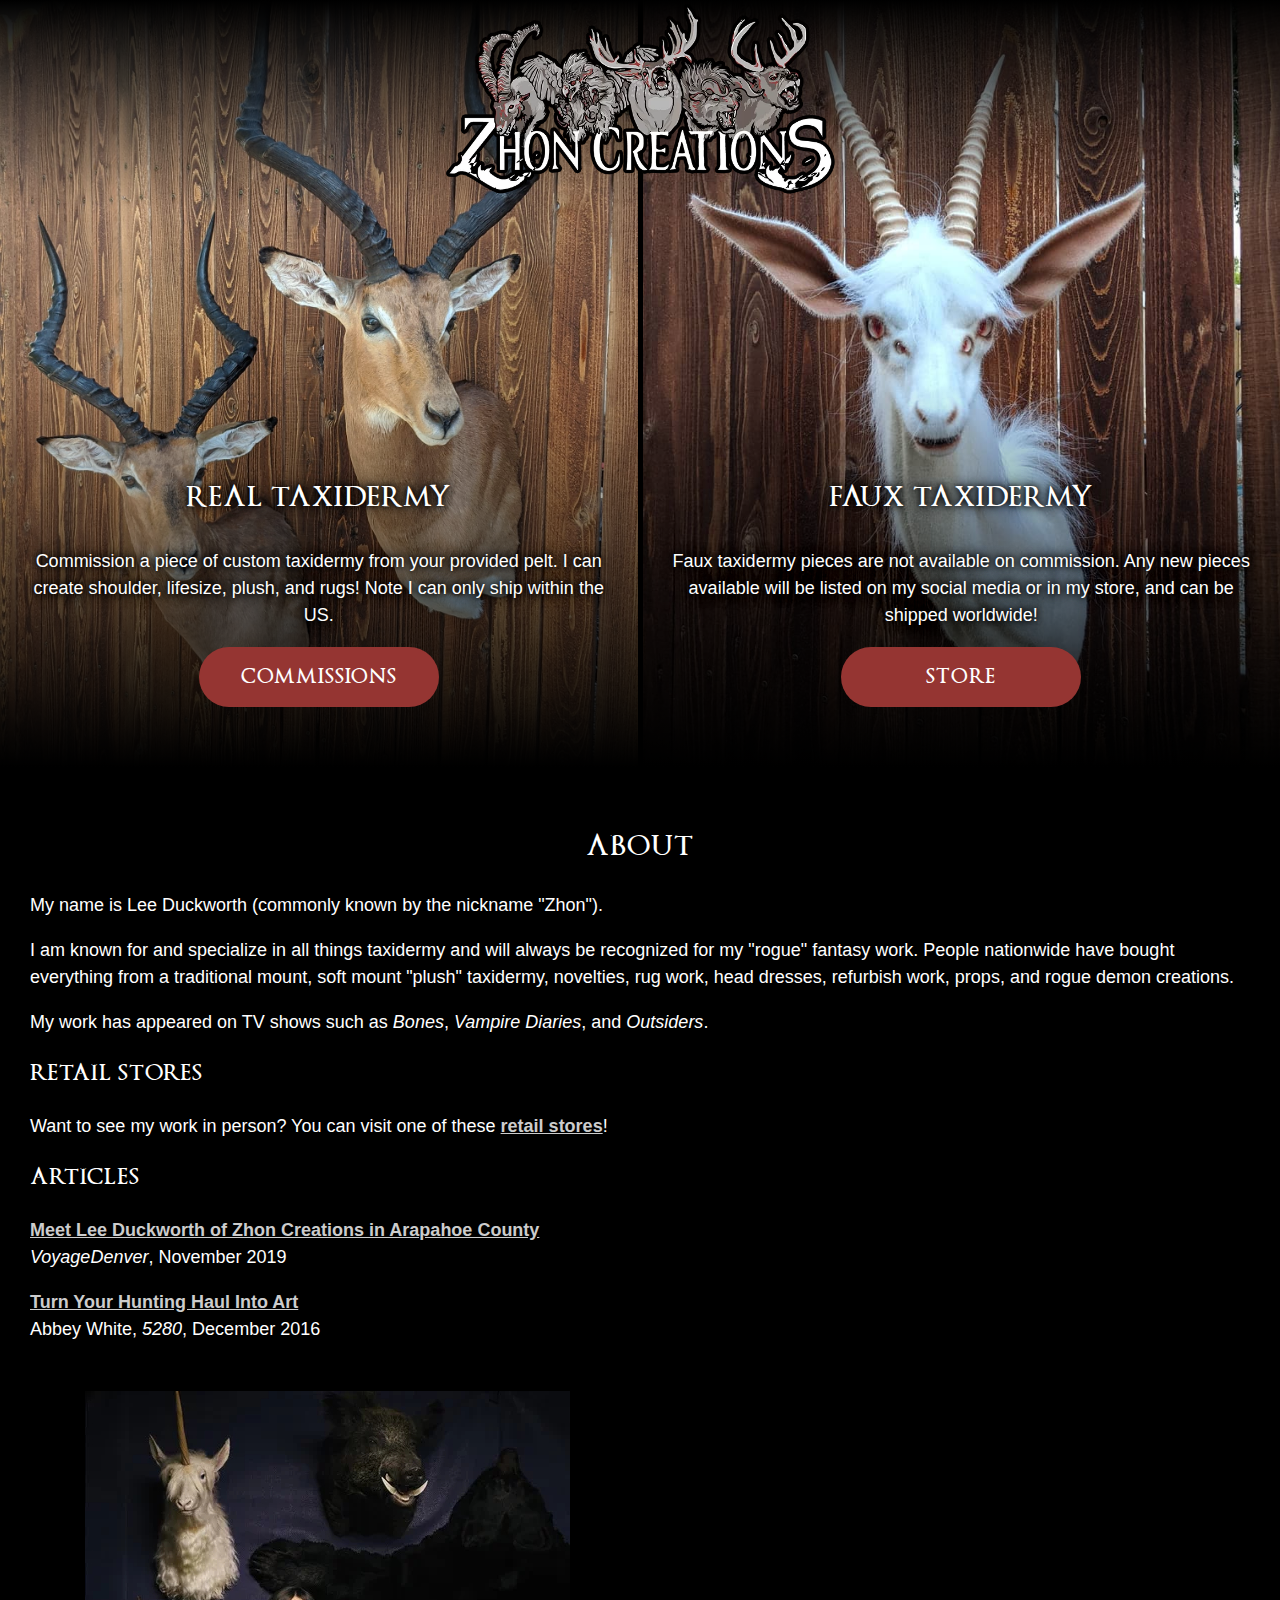
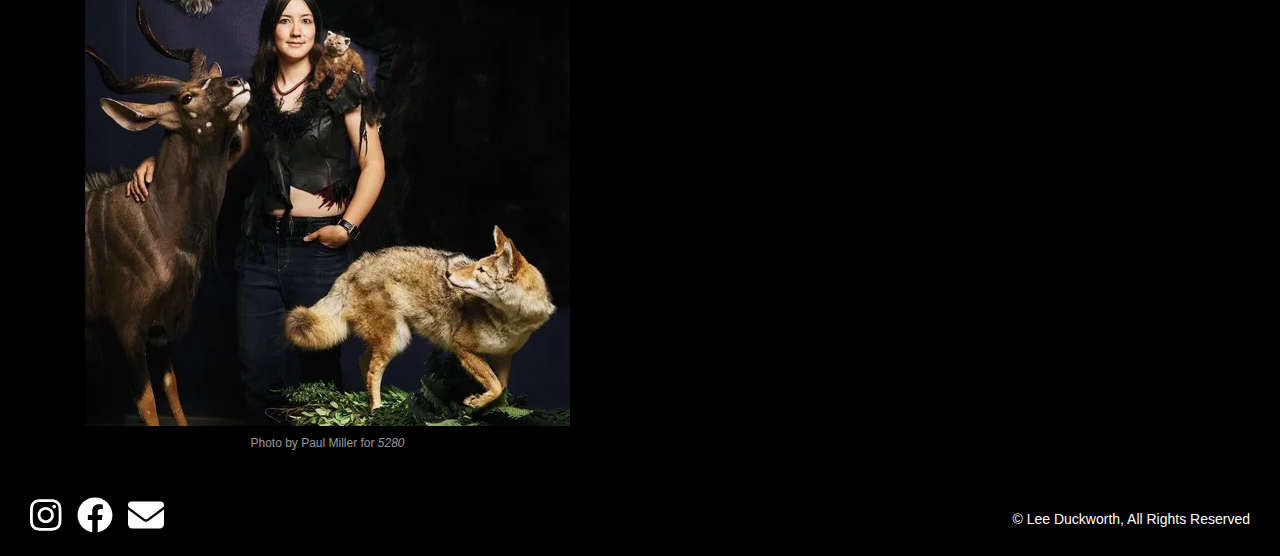
<file: index.html>
<!doctype html>
<html lang="en">
<head>
    <meta http-equiv="Content-Type" content="text/html; charset=utf-8" />
    <meta http-equiv="X-UA-Compatible" content="IE=edge" />
    <meta name="viewport" content="width=device-width, initial-scale=1" />
    <meta name="CCBot" content="nofollow" />
    <meta name="robots" content="noai, noimageai" />
    <meta name="google-site-verification" content="Q-0aRVVRQ3coj3hK3g4P0iuTlWtKsKs-hdid8Mpa7G8" />
    <title>Zhon Creations: Taxidermy by Lee Duckworth</title>
    <link rel="shortcut icon" href="images/favicon.png" />
    <link rel="stylesheet" href="style.css" />
    <meta name="description" content="Taxidermist, Artist, Wildlife Fabricator. Real and faux taxidermy available from Lee Duckworth!" />
    <meta property="og:title" content="Zhon Creations" />
    <meta property="og:description" content="Taxidermist, Artist, Wildlife Fabricator. Real and faux taxidermy available from Lee Duckworth!" />
    <meta property="og:url" content="https://zhoncreations.com/" />
    <meta property="og:image" content="https://zhoncreations.com/images/demons.jpg" />
    <meta property="og:image:type" content="image/jpg" />
</head>
<body>
    <a href="#content" class="sr">Jump to Content</a>
    <header>
        <a href="/"><img id="logo" src="images/logo.png" alt="Zhon Creations" /></a>
    </header>
    <main id="content">
        <div class="sr">
            <h1>Zhon Creations</h1>
            <h2>Taxidermy by Lee Duckworth</h2>
            <p>Taxidermist, Artist, Wildlife Fabricator. Real and faux taxidermy available from Lee Duckworth!</p>
        </div>
        <h2 class="sr">Taxidermy Types</h2>
        <div class="homecolumns">
            <div class="column" style="background-image:url('images/real.jpg')">
                <h3>Real <span>Taxidermy</span></h3>
                <p>Commission a piece of custom taxidermy from your provided pelt. I can create shoulder, lifesize, plush, and rugs! Note I can only ship within the US.</p>
                <a href="https://zhoncreations.square.site/commissions" class="btn">Commissions</a>
            </div>
            <div class="column" style="background-image:url('images/faux.jpg')">
                <h3>Faux <span>Taxidermy</span></h3>
                <p>Faux taxidermy pieces are not available on commission. Any new pieces available will be listed on my social media or in my store, and can be shipped worldwide!</p>
                <a href="https://zhoncreations.square.site/" class="btn">Store</a>
            </div>
        </div>
        <div class="about">
            <div class="column txtcol" style="order:2;flex-basis:50%;">
                <h2 id="about" style="text-align:center">About</h2>
                <p>My name is Lee Duckworth (commonly known by the nickname "Zhon").</p>
                <p>I am known for and specialize in all things taxidermy and will always be recognized for my "rogue" fantasy work. People nationwide have bought everything from a traditional mount, soft mount "plush" taxidermy, novelties, rug work, head dresses, refurbish work, props, and rogue demon creations.</p>
                <p>My work has appeared on TV shows such as <em>Bones</em>, <em>Vampire Diaries</em>, and <em>Outsiders</em>.</p>
                <h3 id="articles">Retail Stores</h3>
                <p>Want to see my work in person? You can visit one of these <a href="https://zhoncreations.com/retail/">retail stores</a>!</p>
                <h3 id="articles">Articles</h3>
                <p><a href="http://voyagedenver.com/interview/meet-lee-duckworth-zhon-creations-arapahoe-county/" target="_blank" rel="noopener">Meet Lee Duckworth of Zhon Creations in Arapahoe County</a> <br /><em>VoyageDenver</em>, November 2019</p>
                <p><a href="https://www.5280.com/2016/11/turn-your-hunting-haul-into-art/" target="_blank" rel="noopener">Turn Your Hunting Haul Into Art</a> <br />Abbey White, <em>5280</em>, December 2016</p>
            </div>
            <div class="column imgcol" style="order:3;flex-basis:485px;text-align:center;">
                <img src="images/5280.jpg" alt="Lee Duckworth surrounded by some of her taxidermy" loading="lazy" /><span class="caption">Photo by Paul Miller for <em>5280</em></span>
            </div>
            <div class="column fbcol" style="order:1;flex-basis:450px;overflow:hidden;">
                <h2 id="updates" class="sr">Updates from Instagram</h2>
                <blockquote class="instagram-media" data-instgrm-permalink="https://www.instagram.com/zhoncreations/?utm_source=ig_embed&amp;utm_campaign=loading" data-instgrm-version="14" style="background:#000; border:0;max-width:540px; padding:0; width:calc(100% - 2px);"></blockquote><script async src="https://www.instagram.com/embed.js"></script>
            </div>
        </div>
    </main>
    <footer>
        <ul id="social">
            <li><a href="https://www.instagram.com/zhoncreations" target="_blank" rel="noopener" title="Instagram">
                <span class="sr">Instagram</span>
                <svg xmlns="http://www.w3.org/2000/svg" viewBox="0 0 448 512"><path d="M224.1 141c-63.6 0-114.9 51.3-114.9 114.9s51.3 114.9 114.9 114.9S339 319.5 339 255.9 287.7 141 224.1 141zm0 189.6c-41.1 0-74.7-33.5-74.7-74.7s33.5-74.7 74.7-74.7 74.7 33.5 74.7 74.7-33.6 74.7-74.7 74.7zm146.4-194.3c0 14.9-12 26.8-26.8 26.8-14.9 0-26.8-12-26.8-26.8s12-26.8 26.8-26.8 26.8 12 26.8 26.8zm76.1 27.2c-1.7-35.9-9.9-67.7-36.2-93.9-26.2-26.2-58-34.4-93.9-36.2-37-2.1-147.9-2.1-184.9 0-35.8 1.7-67.6 9.9-93.9 36.1s-34.4 58-36.2 93.9c-2.1 37-2.1 147.9 0 184.9 1.7 35.9 9.9 67.7 36.2 93.9s58 34.4 93.9 36.2c37 2.1 147.9 2.1 184.9 0 35.9-1.7 67.7-9.9 93.9-36.2 26.2-26.2 34.4-58 36.2-93.9 2.1-37 2.1-147.8 0-184.8zM398.8 388c-7.8 19.6-22.9 34.7-42.6 42.6-29.5 11.7-99.5 9-132.1 9s-102.7 2.6-132.1-9c-19.6-7.8-34.7-22.9-42.6-42.6-11.7-29.5-9-99.5-9-132.1s-2.6-102.7 9-132.1c7.8-19.6 22.9-34.7 42.6-42.6 29.5-11.7 99.5-9 132.1-9s102.7-2.6 132.1 9c19.6 7.8 34.7 22.9 42.6 42.6 11.7 29.5 9 99.5 9 132.1s2.7 102.7-9 132.1z"/></svg>
            </a></li>
            <li><a href="https://www.facebook.com/zhoncreations" target="_blank" rel="noopener" title="Facebook">
                <span class="sr">Facebook</span>
                <svg xmlns="http://www.w3.org/2000/svg" viewBox="0 0 512 512"><path d="M504 256C504 119 393 8 256 8S8 119 8 256c0 123.78 90.69 226.38 209.25 245V327.69h-63V256h63v-54.64c0-62.15 37-96.48 93.67-96.48 27.14 0 55.52 4.84 55.52 4.84v61h-31.28c-30.8 0-40.41 19.12-40.41 38.73V256h68.78l-11 71.69h-57.78V501C413.31 482.38 504 379.78 504 256z"/></svg>
            </a></li>
            <li><a href="mailto:zhoncreations@gmail.com" title="Email">
                <span class="sr">Email</span>
                <svg xmlns="http://www.w3.org/2000/svg" viewBox="0 0 512 512"><path d="M48 64C21.5 64 0 85.5 0 112c0 15.1 7.1 29.3 19.2 38.4L236.8 313.6c11.4 8.5 27 8.5 38.4 0L492.8 150.4c12.1-9.1 19.2-23.3 19.2-38.4c0-26.5-21.5-48-48-48H48zM0 176V384c0 35.3 28.7 64 64 64H448c35.3 0 64-28.7 64-64V176L294.4 339.2c-22.8 17.1-54 17.1-76.8 0L0 176z"/></svg>
            </a></li>
        </ul>
        <p id="copyr">
            &copy; Lee Duckworth, All Rights Reserved 
        </p>
    </footer>
</body>
</html>
</file>
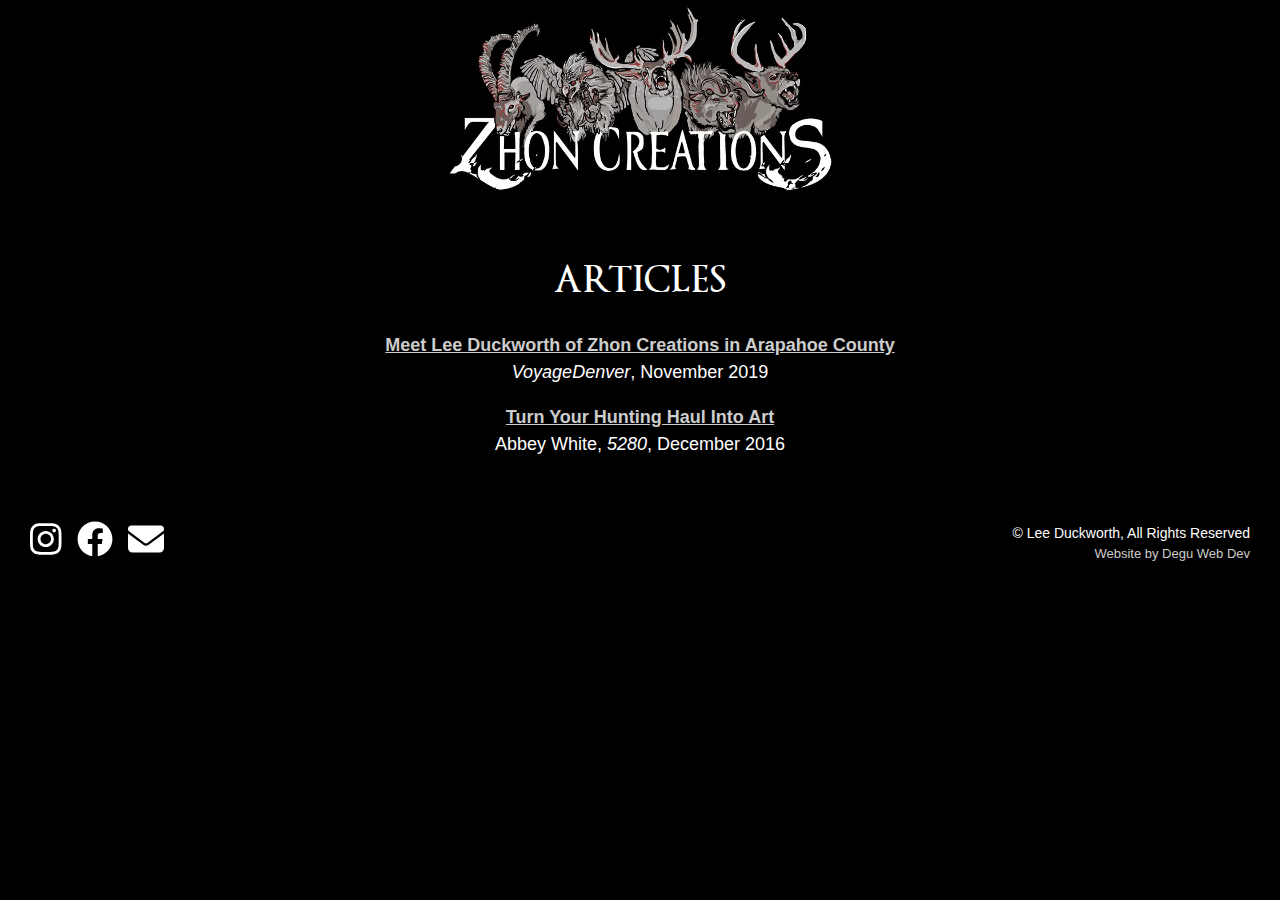
<file: articles/index.html>
<!doctype html>
<html lang="en">
<head>
    <meta http-equiv="Content-Type" content="text/html; charset=utf-8" />
    <meta http-equiv="X-UA-Compatible" content="IE=edge" />
    <meta name="viewport" content="width=device-width, initial-scale=1" />
    <meta name="CCBot" content="nofollow" />
    <meta name="robots" content="noai, noimageai" />
    <title>Zhon Creations: Articles</title>
    <link rel="shortcut icon" href="../images/favicon.png" />
    <link rel="stylesheet" href="../style.css" />
    <meta name="description" content="Learn more about Lee Duckworth of Zhon Creations taxidermy in these articles by Voyage Denver and 5280 Magazine." />
    <meta property="og:title" content="Zhon Creations" />
    <meta property="og:description" content="Learn more about Lee Duckworth of Zhon Creations taxidermy in these articles by Voyage Denver and 5280 Magazine." />
    <meta property="og:url" content="https://zhoncreations.com/articles/" />
    <meta property="og:image" content="https://zhoncreations.com/images/demons.jpg" />
    <meta property="og:image:type" content="image/jpg" />
</head>
<body>
    <a href="#content" class="sr">Jump to Content</a>
    <header>
        <a href="/"><img id="logo" src="../images/logo.png" alt="Zhon Creations" /></a>
    </header>
    <main id="content">
        <div class="innerpage" style="text-align:center">
            <h1>Articles</h1>
            <p><strong><a href="voyagedenver-2019/">Meet Lee Duckworth of Zhon Creations in Arapahoe County</a></strong> <br><em>VoyageDenver</em>, November 2019</p>
            <p><strong><a href="5280-2016/">Turn Your Hunting Haul Into Art</a></strong> <br>Abbey White, <em>5280</em>, December 2016</p>
        </div>
    </main>
    <footer>
        <ul id="social">
            <li><a href="https://www.instagram.com/zhoncreations" target="_blank" rel="noopener" title="Instagram">
                <span class="sr">Instagram</span>
                <svg xmlns="http://www.w3.org/2000/svg" viewBox="0 0 448 512"><path d="M224.1 141c-63.6 0-114.9 51.3-114.9 114.9s51.3 114.9 114.9 114.9S339 319.5 339 255.9 287.7 141 224.1 141zm0 189.6c-41.1 0-74.7-33.5-74.7-74.7s33.5-74.7 74.7-74.7 74.7 33.5 74.7 74.7-33.6 74.7-74.7 74.7zm146.4-194.3c0 14.9-12 26.8-26.8 26.8-14.9 0-26.8-12-26.8-26.8s12-26.8 26.8-26.8 26.8 12 26.8 26.8zm76.1 27.2c-1.7-35.9-9.9-67.7-36.2-93.9-26.2-26.2-58-34.4-93.9-36.2-37-2.1-147.9-2.1-184.9 0-35.8 1.7-67.6 9.9-93.9 36.1s-34.4 58-36.2 93.9c-2.1 37-2.1 147.9 0 184.9 1.7 35.9 9.9 67.7 36.2 93.9s58 34.4 93.9 36.2c37 2.1 147.9 2.1 184.9 0 35.9-1.7 67.7-9.9 93.9-36.2 26.2-26.2 34.4-58 36.2-93.9 2.1-37 2.1-147.8 0-184.8zM398.8 388c-7.8 19.6-22.9 34.7-42.6 42.6-29.5 11.7-99.5 9-132.1 9s-102.7 2.6-132.1-9c-19.6-7.8-34.7-22.9-42.6-42.6-11.7-29.5-9-99.5-9-132.1s-2.6-102.7 9-132.1c7.8-19.6 22.9-34.7 42.6-42.6 29.5-11.7 99.5-9 132.1-9s102.7-2.6 132.1 9c19.6 7.8 34.7 22.9 42.6 42.6 11.7 29.5 9 99.5 9 132.1s2.7 102.7-9 132.1z"/></svg>
            </a></li>
            <li><a href="https://www.facebook.com/zhoncreations" target="_blank" rel="noopener" title="Facebook">
                <span class="sr">Facebook</span>
                <svg xmlns="http://www.w3.org/2000/svg" viewBox="0 0 512 512"><path d="M504 256C504 119 393 8 256 8S8 119 8 256c0 123.78 90.69 226.38 209.25 245V327.69h-63V256h63v-54.64c0-62.15 37-96.48 93.67-96.48 27.14 0 55.52 4.84 55.52 4.84v61h-31.28c-30.8 0-40.41 19.12-40.41 38.73V256h68.78l-11 71.69h-57.78V501C413.31 482.38 504 379.78 504 256z"/></svg>
            </a></li>
            <li><a href="mailto:zhoncreations@gmail.com" title="Email">
                <span class="sr">Email</span>
                <svg xmlns="http://www.w3.org/2000/svg" viewBox="0 0 512 512"><path d="M48 64C21.5 64 0 85.5 0 112c0 15.1 7.1 29.3 19.2 38.4L236.8 313.6c11.4 8.5 27 8.5 38.4 0L492.8 150.4c12.1-9.1 19.2-23.3 19.2-38.4c0-26.5-21.5-48-48-48H48zM0 176V384c0 35.3 28.7 64 64 64H448c35.3 0 64-28.7 64-64V176L294.4 339.2c-22.8 17.1-54 17.1-76.8 0L0 176z"/></svg>
            </a></li>
        </ul>
        <p id="copyr">
            &copy; Lee Duckworth, All Rights Reserved 
            <small>Website by <a href="https://deguweb.dev/" target="_blank" rel="noopener">Degu Web Dev</a></small>
        </p>
    </footer>
</html>
</file>
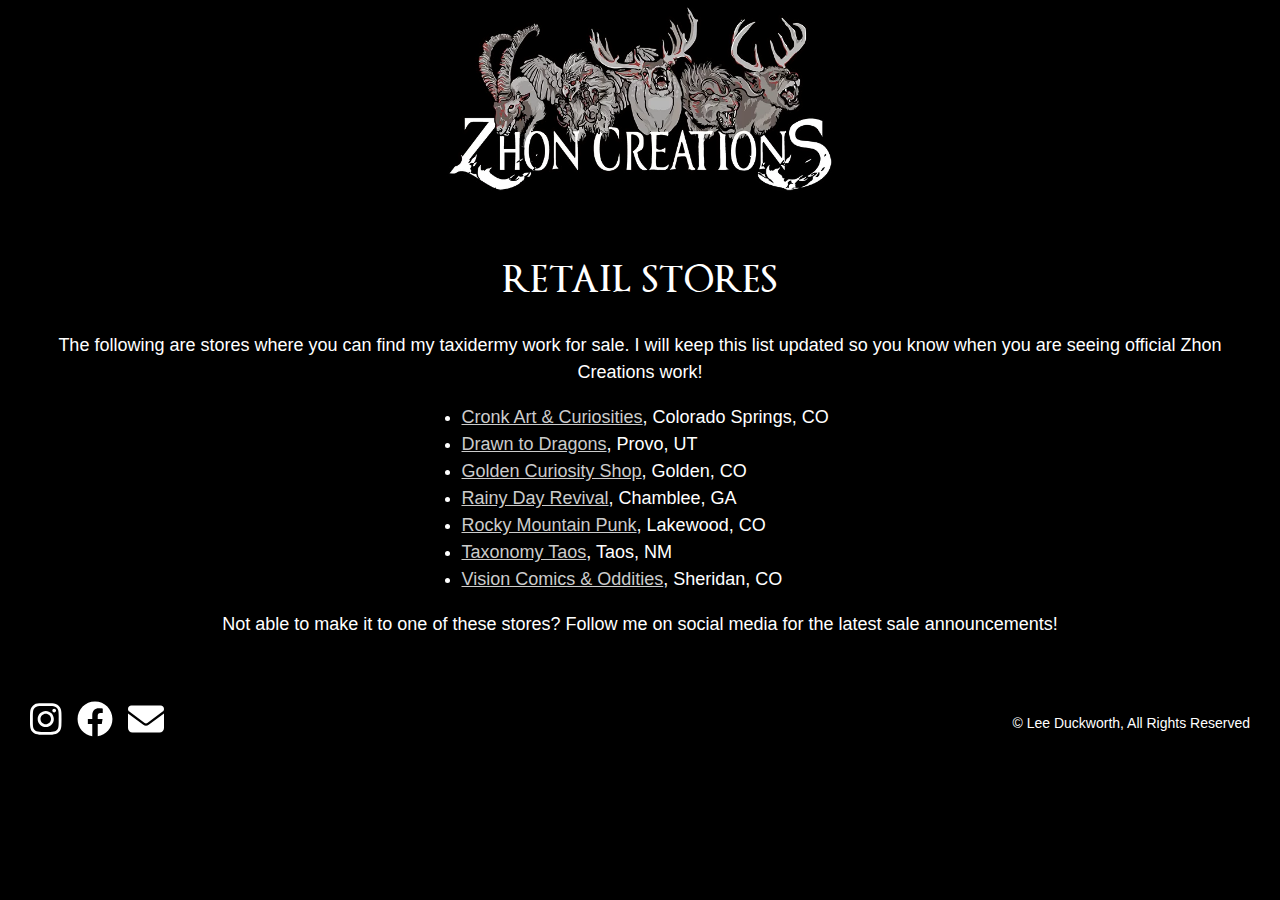
<file: retail/index.html>
<!doctype html>
<html lang="en">
<head>
    <!-- AT -->
    <meta http-equiv="Content-Type" content="text/html; charset=utf-8" />
    <meta http-equiv="X-UA-Compatible" content="IE=edge" />
    <meta name="viewport" content="width=device-width, initial-scale=1" />
    <meta name="CCBot" content="nofollow" />
    <meta name="robots" content="noai, noimageai" />
    <title>Zhon Creations: Retail Stores</title>
    <link rel="shortcut icon" href="../../images/favicon.png" />
    <link rel="stylesheet" href="../../style.css" />
    <meta name="description" content="Looking to view Zhon Creations taxidermy in person? Visit one of these retail stores!" />
    <meta property="og:title" content="Zhon Creations: Retail Stores" />
    <meta property="og:description" content="Looking to view Zhon Creations taxidermy in person? Visit one of these retail stores!" />
    <meta property="og:url" content="https://zhoncreations.com/retail/" />
    <meta property="og:image" content="https://zhoncreations.com/images/demons.jpg" />
    <meta property="og:image:type" content="image/jpg" />
</head>
<body>
    <a href="#content" class="sr">Jump to Content</a>
    <header>
        <a href="/"><img id="logo" src="../../images/logo.png" alt="Zhon Creations" /></a>
    </header>
    <main id="content">
        <div class="innerpage">
            <h1 style="text-align:center">Retail Stores</h1>
            <p style="text-align:center">The following are stores where you can find my taxidermy work for sale. I will keep this list updated so you know when you are seeing official Zhon Creations work!</p>
            <ul style="max-width:375px;margin:1em auto;padding-left:1em;">
              <li><a href="https://www.cronkartco.com" target="_blank" rel="noopener">Cronk Art & Curiosities</a><span>, Colorado Springs, CO</span></li>
              <li><a href="https://drawntodragons.com" target="_blank" rel="noopener">Drawn to Dragons</a><span>, Provo, UT</span></li>
              <li><a href="https://www.instagram.com/goldencuriosityshop/" target="_blank" rel="noopener">Golden Curiosity Shop</a><span>, Golden, CO</span></li>
              <li><a href="https://www.rainydayrevival.com" target="_blank" rel="noopener">Rainy Day Revival</a><span>, Chamblee, GA</span></li>
              <li><a href="https://www.instagram.com/rockymountainpunk" target="_blank" rel="noopener">Rocky Mountain Punk</a><span>, Lakewood, CO</span></li>
              <li><a href="https://taxonomytaos.com" target="_blank" rel="noopener">Taxonomy Taos</a><span>, Taos, NM</span></li>
              <li><a href="https://www.facebook.com/visioncomicsoddities/" target="_blank" rel="noopener">Vision Comics & Oddities</a><span>, Sheridan, CO</span></li>
            </ul>
            <p style="text-align:center">Not able to make it to one of these stores? Follow me on social media for the latest sale announcements!</p>
        </div>
    </main>
    <footer>
        <ul id="social">
            <li><a href="https://www.instagram.com/zhoncreations" target="_blank" rel="noopener" title="Instagram">
                <span class="sr">Instagram</span>
                <svg xmlns="http://www.w3.org/2000/svg" viewBox="0 0 448 512"><path d="M224.1 141c-63.6 0-114.9 51.3-114.9 114.9s51.3 114.9 114.9 114.9S339 319.5 339 255.9 287.7 141 224.1 141zm0 189.6c-41.1 0-74.7-33.5-74.7-74.7s33.5-74.7 74.7-74.7 74.7 33.5 74.7 74.7-33.6 74.7-74.7 74.7zm146.4-194.3c0 14.9-12 26.8-26.8 26.8-14.9 0-26.8-12-26.8-26.8s12-26.8 26.8-26.8 26.8 12 26.8 26.8zm76.1 27.2c-1.7-35.9-9.9-67.7-36.2-93.9-26.2-26.2-58-34.4-93.9-36.2-37-2.1-147.9-2.1-184.9 0-35.8 1.7-67.6 9.9-93.9 36.1s-34.4 58-36.2 93.9c-2.1 37-2.1 147.9 0 184.9 1.7 35.9 9.9 67.7 36.2 93.9s58 34.4 93.9 36.2c37 2.1 147.9 2.1 184.9 0 35.9-1.7 67.7-9.9 93.9-36.2 26.2-26.2 34.4-58 36.2-93.9 2.1-37 2.1-147.8 0-184.8zM398.8 388c-7.8 19.6-22.9 34.7-42.6 42.6-29.5 11.7-99.5 9-132.1 9s-102.7 2.6-132.1-9c-19.6-7.8-34.7-22.9-42.6-42.6-11.7-29.5-9-99.5-9-132.1s-2.6-102.7 9-132.1c7.8-19.6 22.9-34.7 42.6-42.6 29.5-11.7 99.5-9 132.1-9s102.7-2.6 132.1 9c19.6 7.8 34.7 22.9 42.6 42.6 11.7 29.5 9 99.5 9 132.1s2.7 102.7-9 132.1z"/></svg>
            </a></li>
            <li><a href="https://www.facebook.com/zhoncreations" target="_blank" rel="noopener" title="Facebook">
                <span class="sr">Facebook</span>
                <svg xmlns="http://www.w3.org/2000/svg" viewBox="0 0 512 512"><path d="M504 256C504 119 393 8 256 8S8 119 8 256c0 123.78 90.69 226.38 209.25 245V327.69h-63V256h63v-54.64c0-62.15 37-96.48 93.67-96.48 27.14 0 55.52 4.84 55.52 4.84v61h-31.28c-30.8 0-40.41 19.12-40.41 38.73V256h68.78l-11 71.69h-57.78V501C413.31 482.38 504 379.78 504 256z"/></svg>
            </a></li>
            <li><a href="mailto:zhoncreations@gmail.com" title="Email">
                <span class="sr">Email</span>
                <svg xmlns="http://www.w3.org/2000/svg" viewBox="0 0 512 512"><path d="M48 64C21.5 64 0 85.5 0 112c0 15.1 7.1 29.3 19.2 38.4L236.8 313.6c11.4 8.5 27 8.5 38.4 0L492.8 150.4c12.1-9.1 19.2-23.3 19.2-38.4c0-26.5-21.5-48-48-48H48zM0 176V384c0 35.3 28.7 64 64 64H448c35.3 0 64-28.7 64-64V176L294.4 339.2c-22.8 17.1-54 17.1-76.8 0L0 176z"/></svg>
            </a></li>
        </ul>
        <p id="copyr">
            &copy; Lee Duckworth, All Rights Reserved 
        </p>
    </footer>
</html>
</file>
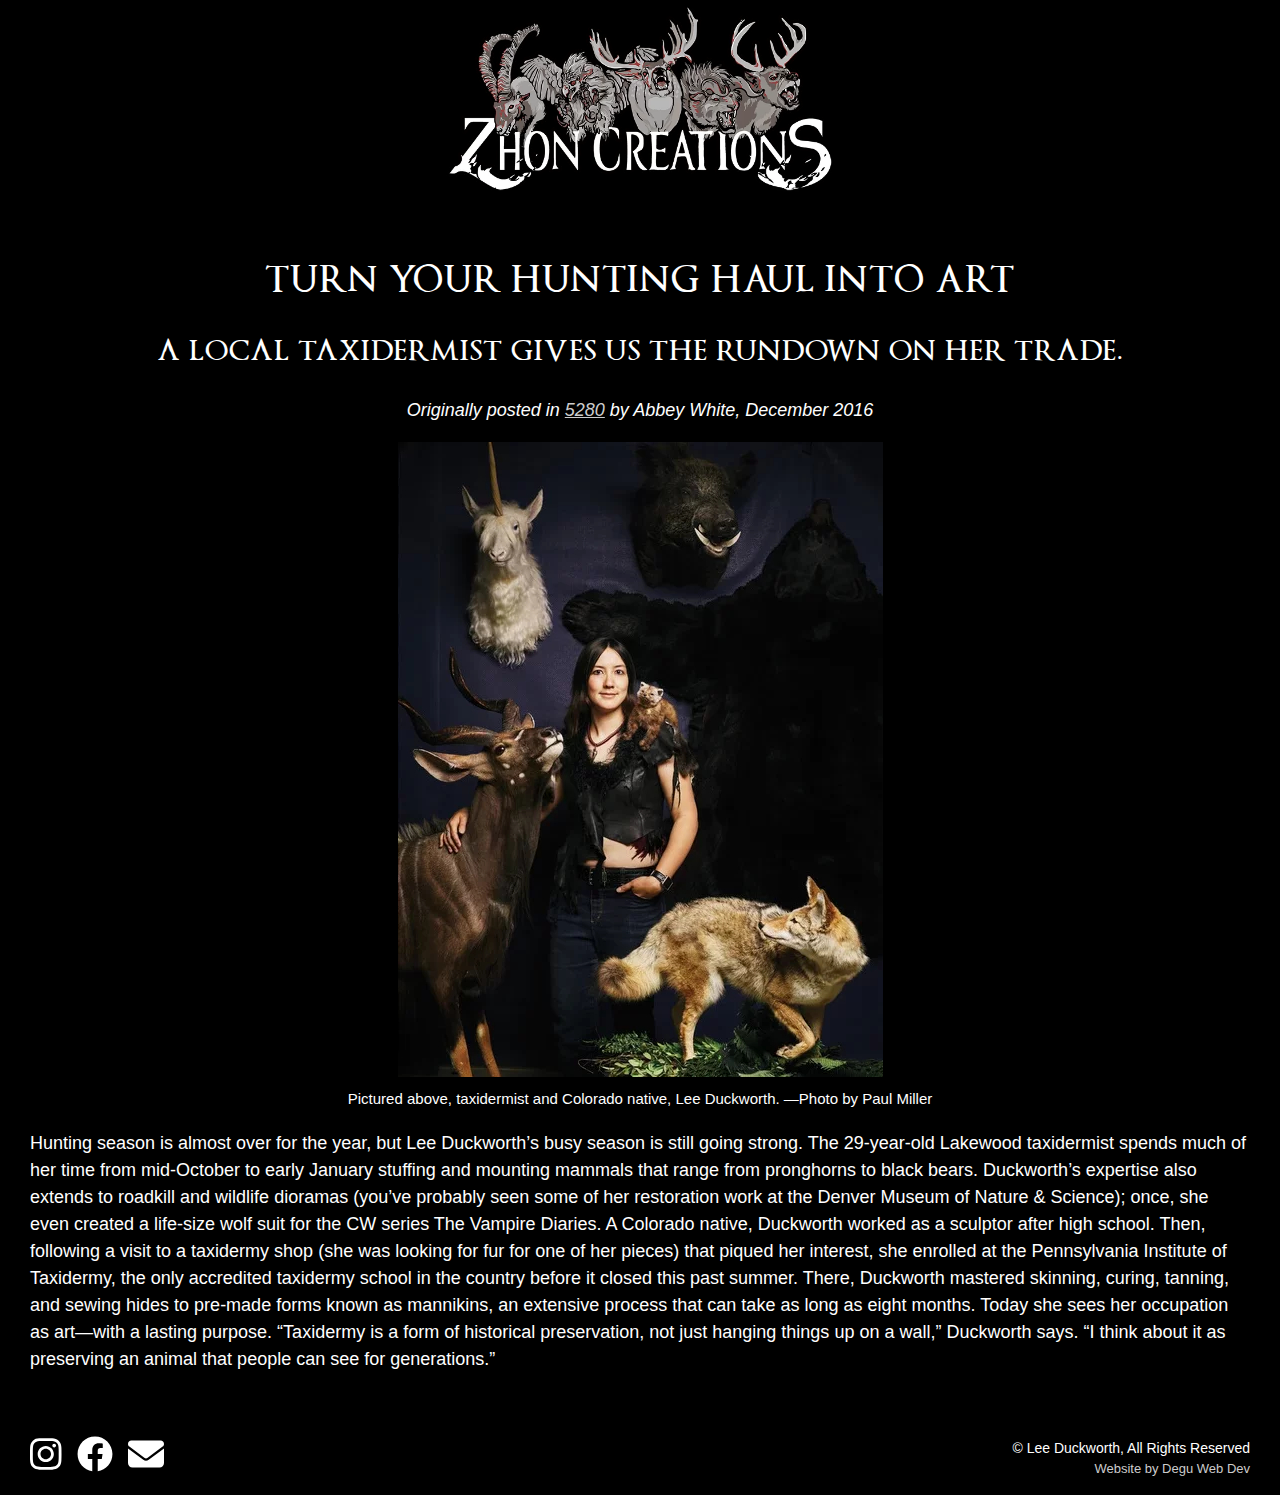
<file: articles/5280-2016/index.html>
<!doctype html>
<html lang="en">
<head>
    <!-- AT -->
    <meta http-equiv="Content-Type" content="text/html; charset=utf-8" />
    <meta http-equiv="X-UA-Compatible" content="IE=edge" />
    <meta name="viewport" content="width=device-width, initial-scale=1" />
    <meta name="CCBot" content="nofollow" />
    <meta name="robots" content="noai, noimageai" />
    <title>Zhon Creations: 5280 Magazine</title>
    <link rel="shortcut icon" href="../../images/favicon.png" />
    <link rel="stylesheet" href="../../style.css" />
    <meta name="description" content="Turn Your Hunting Haul Into Art: A local taxidermist gives us the rundown on her trade. By 5280 Magazine." />
    <meta property="og:title" content="Zhon Creations" />
    <meta property="og:description" content="Turn Your Hunting Haul Into Art: A local taxidermist gives us the rundown on her trade. By 5280 Magazine." />
    <meta property="og:url" content="https://zhoncreations.com/articles/5280-2016/" />
    <meta property="og:image" content="https://zhoncreations.com/images/5280.jpg" />
    <meta property="og:image:type" content="image/jpg" />
</head>
<body>
    <a href="#content" class="sr">Jump to Content</a>
    <header>
        <a href="/"><img id="logo" src="../../images/logo.png" alt="Zhon Creations" /></a>
    </header>
    <main id="content">
        <div class="innerpage">
            <h1 style="text-align:center">Turn Your Hunting Haul Into Art</h1>
            <h2 style="text-align:center">A local taxidermist gives us the rundown on her trade.</h2>
            <p style="text-align:center"><em>Originally posted in <a href="https://www.5280.com/turn-your-hunting-haul-into-art/" target="_blank" rel="noopener">5280</a> by Abbey White, December 2016</em></p>
            
            <p style="text-align:center"><img src="../../images/5280.jpg" alt="" loading="lazy" /><br/>
            <small>Pictured above, taxidermist and Colorado native, Lee Duckworth. &mdash;Photo by Paul Miller</small></p>
            
            <p>Hunting season is almost over for the year, but Lee Duckworth’s busy season is still going strong. The 29-year-old Lakewood taxidermist spends much of her time from mid-October to early January stuffing and mounting mammals that range from pronghorns to black bears. Duckworth’s expertise also extends to roadkill and wildlife dioramas (you’ve probably seen some of her restoration work at the Denver Museum of Nature & Science); once, she even created a life-size wolf suit for the CW series The Vampire Diaries. A Colorado native, Duckworth worked as a sculptor after high school. Then, following a visit to a taxidermy shop (she was looking for fur for one of her pieces) that piqued her interest, she enrolled at the Pennsylvania Institute of Taxidermy, the only accredited taxidermy school in the country before it closed this past summer. There, Duckworth mastered skinning, curing, tanning, and sewing hides to pre-made forms known as mannikins, an extensive process that can take as long as eight months. Today she sees her occupation as art—with a lasting purpose. “Taxidermy is a form of historical preservation, not just hanging things up on a wall,” Duckworth says. “I think about it as preserving an animal that people can see for generations.”</p>
        </div>
    </main>
    <footer>
        <ul id="social">
            <li><a href="https://www.instagram.com/zhoncreations" target="_blank" rel="noopener" title="Instagram">
                <span class="sr">Instagram</span>
                <svg xmlns="http://www.w3.org/2000/svg" viewBox="0 0 448 512"><path d="M224.1 141c-63.6 0-114.9 51.3-114.9 114.9s51.3 114.9 114.9 114.9S339 319.5 339 255.9 287.7 141 224.1 141zm0 189.6c-41.1 0-74.7-33.5-74.7-74.7s33.5-74.7 74.7-74.7 74.7 33.5 74.7 74.7-33.6 74.7-74.7 74.7zm146.4-194.3c0 14.9-12 26.8-26.8 26.8-14.9 0-26.8-12-26.8-26.8s12-26.8 26.8-26.8 26.8 12 26.8 26.8zm76.1 27.2c-1.7-35.9-9.9-67.7-36.2-93.9-26.2-26.2-58-34.4-93.9-36.2-37-2.1-147.9-2.1-184.9 0-35.8 1.7-67.6 9.9-93.9 36.1s-34.4 58-36.2 93.9c-2.1 37-2.1 147.9 0 184.9 1.7 35.9 9.9 67.7 36.2 93.9s58 34.4 93.9 36.2c37 2.1 147.9 2.1 184.9 0 35.9-1.7 67.7-9.9 93.9-36.2 26.2-26.2 34.4-58 36.2-93.9 2.1-37 2.1-147.8 0-184.8zM398.8 388c-7.8 19.6-22.9 34.7-42.6 42.6-29.5 11.7-99.5 9-132.1 9s-102.7 2.6-132.1-9c-19.6-7.8-34.7-22.9-42.6-42.6-11.7-29.5-9-99.5-9-132.1s-2.6-102.7 9-132.1c7.8-19.6 22.9-34.7 42.6-42.6 29.5-11.7 99.5-9 132.1-9s102.7-2.6 132.1 9c19.6 7.8 34.7 22.9 42.6 42.6 11.7 29.5 9 99.5 9 132.1s2.7 102.7-9 132.1z"/></svg>
            </a></li>
            <li><a href="https://www.facebook.com/zhoncreations" target="_blank" rel="noopener" title="Facebook">
                <span class="sr">Facebook</span>
                <svg xmlns="http://www.w3.org/2000/svg" viewBox="0 0 512 512"><path d="M504 256C504 119 393 8 256 8S8 119 8 256c0 123.78 90.69 226.38 209.25 245V327.69h-63V256h63v-54.64c0-62.15 37-96.48 93.67-96.48 27.14 0 55.52 4.84 55.52 4.84v61h-31.28c-30.8 0-40.41 19.12-40.41 38.73V256h68.78l-11 71.69h-57.78V501C413.31 482.38 504 379.78 504 256z"/></svg>
            </a></li>
            <li><a href="mailto:zhoncreations@gmail.com" title="Email">
                <span class="sr">Email</span>
                <svg xmlns="http://www.w3.org/2000/svg" viewBox="0 0 512 512"><path d="M48 64C21.5 64 0 85.5 0 112c0 15.1 7.1 29.3 19.2 38.4L236.8 313.6c11.4 8.5 27 8.5 38.4 0L492.8 150.4c12.1-9.1 19.2-23.3 19.2-38.4c0-26.5-21.5-48-48-48H48zM0 176V384c0 35.3 28.7 64 64 64H448c35.3 0 64-28.7 64-64V176L294.4 339.2c-22.8 17.1-54 17.1-76.8 0L0 176z"/></svg>
            </a></li>
        </ul>
        <p id="copyr">
            &copy; Lee Duckworth, All Rights Reserved 
            <small>Website by <a href="https://deguweb.dev/" target="_blank" rel="noopener">Degu Web Dev</a></small>
        </p>
    </footer>
</html>
</file>
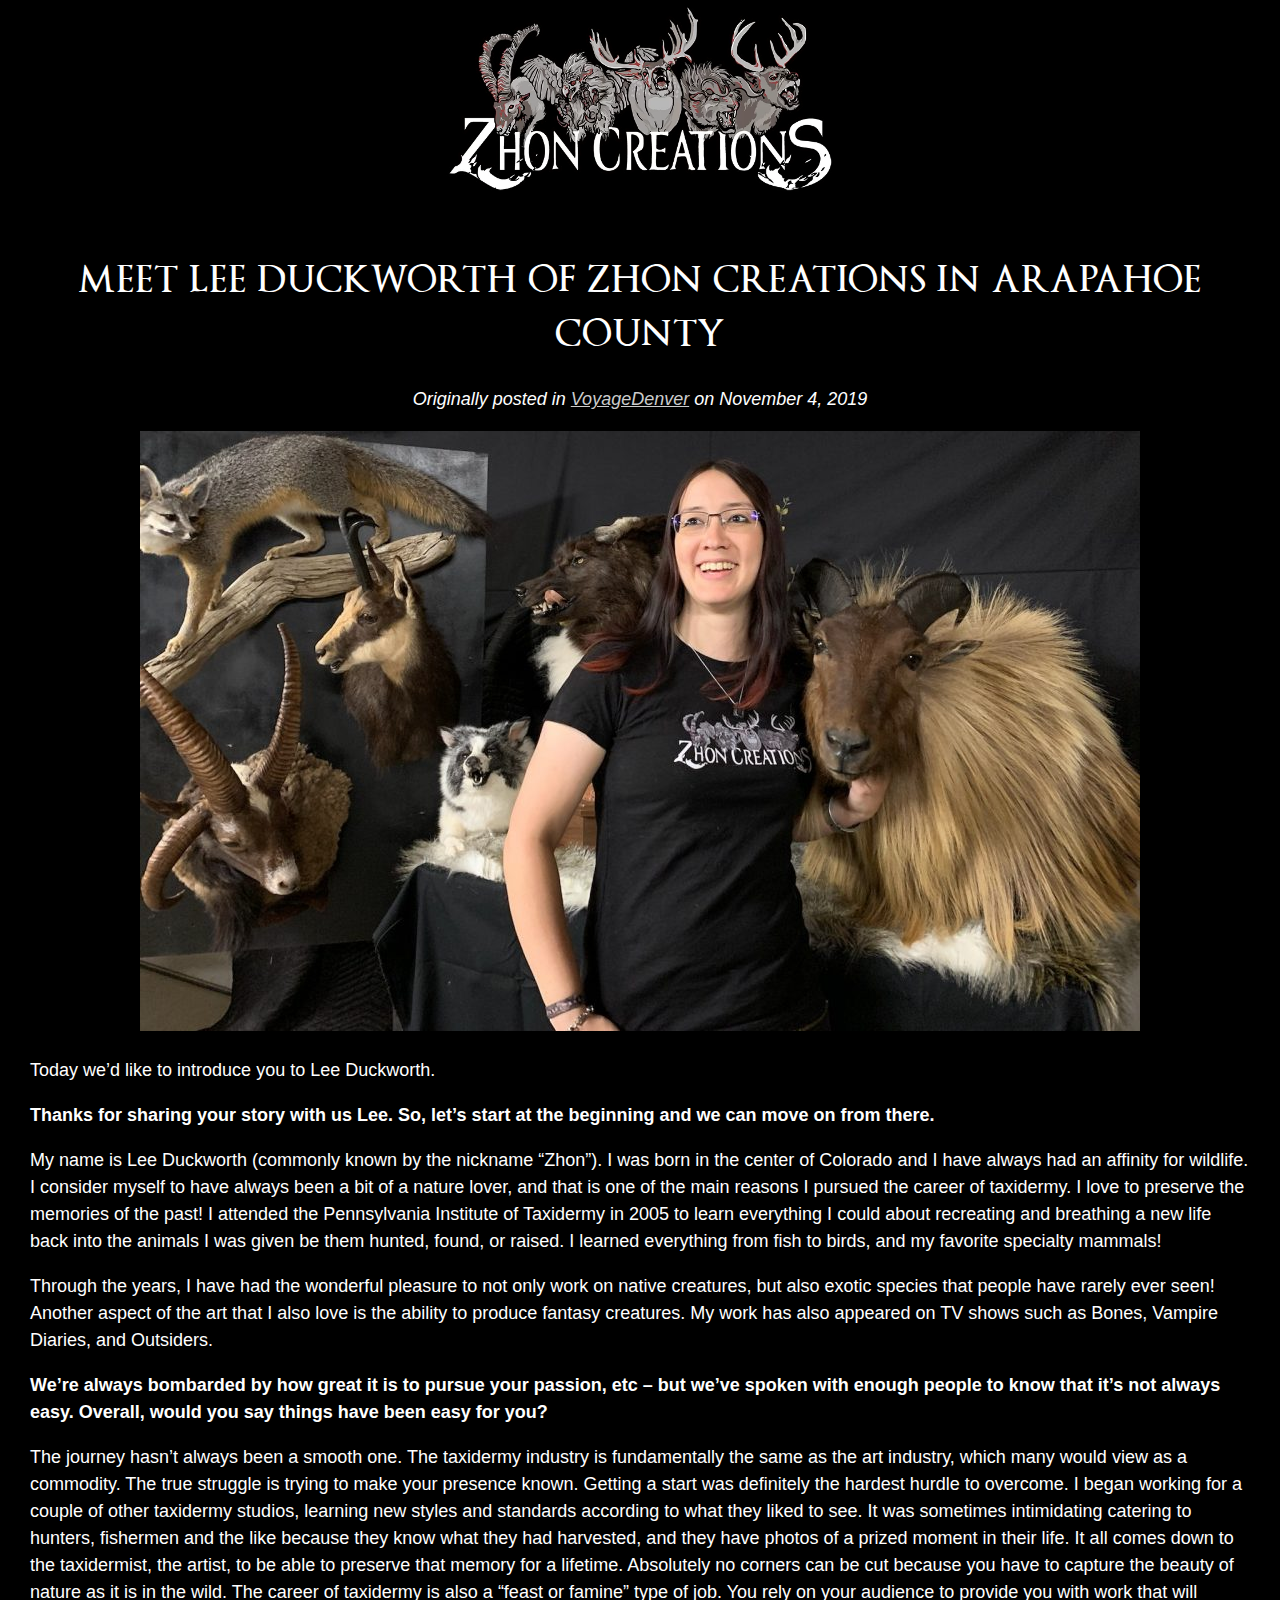
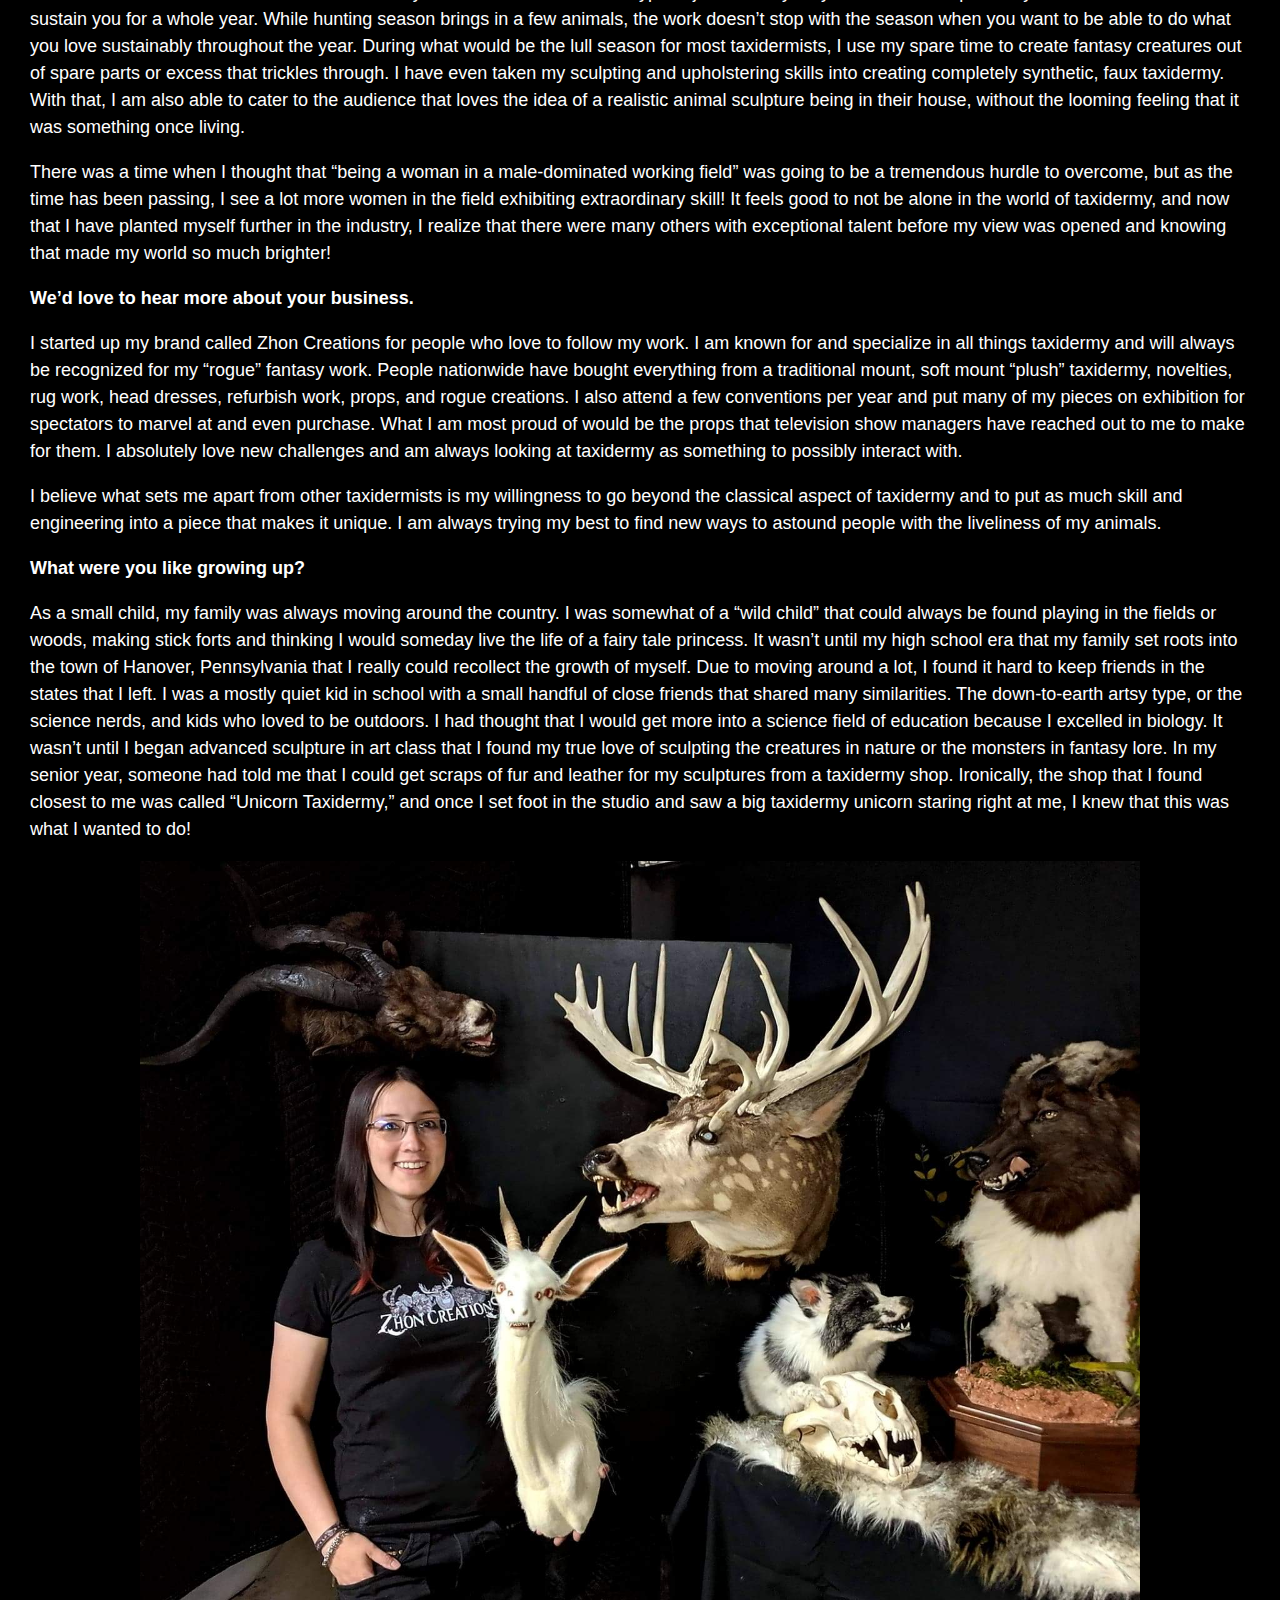
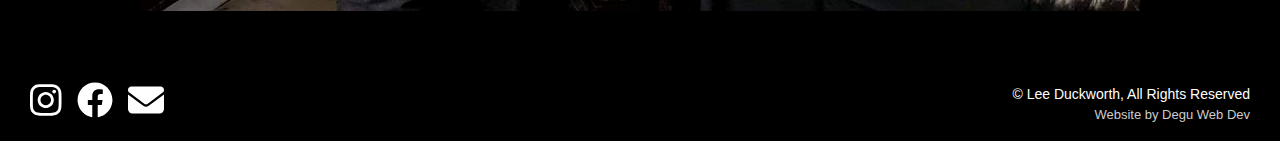
<file: articles/voyagedenver-2019/index.html>
<!doctype html>
<html lang="en">
<head>
    <!-- AT -->
    <meta http-equiv="Content-Type" content="text/html; charset=utf-8" />
    <meta http-equiv="X-UA-Compatible" content="IE=edge" />
    <meta name="viewport" content="width=device-width, initial-scale=1" />
    <meta name="CCBot" content="nofollow" />
    <meta name="robots" content="noai, noimageai" />
    <title>Zhon Creations: VoyageDenver</title>
    <link rel="shortcut icon" href="../../images/favicon.png" />
    <link rel="stylesheet" href="../../style.css" />
    <meta name="description" content="Meet Lee Duckworth of Zhon Creations in Arapahoe County by VoyageDenver" />
    <meta property="og:title" content="Zhon Creations" />
    <meta property="og:description" content="Meet Lee Duckworth of Zhon Creations in Arapahoe County by VoyageDenver" />
    <meta property="og:url" content="https://zhoncreations.com/articles/voyagedenver-2019/" />
    <meta property="og:image" content="https://zhoncreations.com/images/voyage2019.jpg" />
    <meta property="og:image:type" content="image/jpg" />
</head>
<body>
    <a href="#content" class="sr">Jump to Content</a>
    <header>
        <a href="/"><img id="logo" src="../../images/logo.png" alt="Zhon Creations" /></a>
    </header>
    <main id="content">
        <div class="innerpage">
            <h1 style="text-align:center">Meet Lee Duckworth of Zhon Creations in Arapahoe County</h1>
            <p style="text-align:center"><em>Originally posted in <a href="http://voyagedenver.com/interview/meet-lee-duckworth-zhon-creations-arapahoe-county/" target="_blank" rel="noopener">VoyageDenver</a> on November 4, 2019</em></p>
    
            <p style="text-align:center"><img src="../../images/voyage2019.jpg" alt="" loading="lazy" /></p>
            
            <p>Today we’d like to introduce you to Lee Duckworth.</p>
            
            <p><strong>Thanks for sharing your story with us Lee. So, let’s start at the beginning and we can move on from there.</strong></p>
            <p>My name is Lee Duckworth (commonly known by the nickname “Zhon”). I was born in the center of Colorado and I have always had an affinity for wildlife. I consider myself to have always been a bit of a nature lover, and that is one of the main reasons I pursued the career of taxidermy. I love to preserve the memories of the past! I attended the Pennsylvania Institute of Taxidermy in 2005 to learn everything I could about recreating and breathing a new life back into the animals I was given be them hunted, found, or raised. I learned everything from fish to birds, and my favorite specialty mammals!</p>
            <p>Through the years, I have had the wonderful pleasure to not only work on native creatures, but also exotic species that people have rarely ever seen! Another aspect of the art that I also love is the ability to produce fantasy creatures. My work has also appeared on TV shows such as Bones, Vampire Diaries, and Outsiders.</p>
            
            <p><strong>We’re always bombarded by how great it is to pursue your passion, etc – but we’ve spoken with enough people to know that it’s not always easy. Overall, would you say things have been easy for you?</strong></p>
            <p>The journey hasn’t always been a smooth one. The taxidermy industry is fundamentally the same as the art industry, which many would view as a commodity. The true struggle is trying to make your presence known. Getting a start was definitely the hardest hurdle to overcome. I began working for a couple of other taxidermy studios, learning new styles and standards according to what they liked to see. It was sometimes intimidating catering to hunters, fishermen and the like because they know what they had harvested, and they have photos of a prized moment in their life. It all comes down to the taxidermist, the artist, to be able to preserve that memory for a lifetime. Absolutely no corners can be cut because you have to capture the beauty of nature as it is in the wild. The career of taxidermy is also a “feast or famine” type of job. You rely on your audience to provide you with work that will sustain you for a whole year. While hunting season brings in a few animals, the work doesn’t stop with the season when you want to be able to do what you love sustainably throughout the year. During what would be the lull season for most taxidermists, I use my spare time to create fantasy creatures out of spare parts or excess that trickles through. I have even taken my sculpting and upholstering skills into creating completely synthetic, faux taxidermy. With that, I am also able to cater to the audience that loves the idea of a realistic animal sculpture being in their house, without the looming feeling that it was something once living.</p>
            <p>There was a time when I thought that “being a woman in a male-dominated working field” was going to be a tremendous hurdle to overcome, but as the time has been passing, I see a lot more women in the field exhibiting extraordinary skill! It feels good to not be alone in the world of taxidermy, and now that I have planted myself further in the industry, I realize that there were many others with exceptional talent before my view was opened and knowing that made my world so much brighter!</p>
            
            <p><strong>We’d love to hear more about your business.</strong></p>
            <p>I started up my brand called Zhon Creations for people who love to follow my work. I am known for and specialize in all things taxidermy and will always be recognized for my “rogue” fantasy work. People nationwide have bought everything from a traditional mount, soft mount “plush” taxidermy, novelties, rug work, head dresses, refurbish work, props, and rogue creations. I also attend a few conventions per year and put many of my pieces on exhibition for spectators to marvel at and even purchase. What I am most proud of would be the props that television show managers have reached out to me to make for them. I absolutely love new challenges and am always looking at taxidermy as something to possibly interact with.</p>
            <p>I believe what sets me apart from other taxidermists is my willingness to go beyond the classical aspect of taxidermy and to put as much skill and engineering into a piece that makes it unique. I am always trying my best to find new ways to astound people with the liveliness of my animals.</p>
            
            <p><strong>What were you like growing up?</strong></p>
            <p>As a small child, my family was always moving around the country. I was somewhat of a “wild child” that could always be found playing in the fields or woods, making stick forts and thinking I would someday live the life of a fairy tale princess. It wasn’t until my high school era that my family set roots into the town of Hanover, Pennsylvania that I really could recollect the growth of myself. Due to moving around a lot, I found it hard to keep friends in the states that I left. I was a mostly quiet kid in school with a small handful of close friends that shared many similarities. The down-to-earth artsy type, or the science nerds, and kids who loved to be outdoors. I had thought that I would get more into a science field of education because I excelled in biology. It wasn’t until I began advanced sculpture in art class that I found my true love of sculpting the creatures in nature or the monsters in fantasy lore. In my senior year, someone had told me that I could get scraps of fur and leather for my sculptures from a taxidermy shop. Ironically, the shop that I found closest to me was called “Unicorn Taxidermy,” and once I set foot in the studio and saw a big taxidermy unicorn staring right at me, I knew that this was what I wanted to do!</p>
            
            <p style="text-align:center"><img src="../../images/voyage2019-2.jpg" alt="" width="1000" loading="lazy" /></p>
        </div>
    </main>
    <footer>
        <ul id="social">
            <li><a href="https://www.instagram.com/zhoncreations" target="_blank" rel="noopener" title="Instagram">
                <span class="sr">Instagram</span>
                <svg xmlns="http://www.w3.org/2000/svg" viewBox="0 0 448 512"><path d="M224.1 141c-63.6 0-114.9 51.3-114.9 114.9s51.3 114.9 114.9 114.9S339 319.5 339 255.9 287.7 141 224.1 141zm0 189.6c-41.1 0-74.7-33.5-74.7-74.7s33.5-74.7 74.7-74.7 74.7 33.5 74.7 74.7-33.6 74.7-74.7 74.7zm146.4-194.3c0 14.9-12 26.8-26.8 26.8-14.9 0-26.8-12-26.8-26.8s12-26.8 26.8-26.8 26.8 12 26.8 26.8zm76.1 27.2c-1.7-35.9-9.9-67.7-36.2-93.9-26.2-26.2-58-34.4-93.9-36.2-37-2.1-147.9-2.1-184.9 0-35.8 1.7-67.6 9.9-93.9 36.1s-34.4 58-36.2 93.9c-2.1 37-2.1 147.9 0 184.9 1.7 35.9 9.9 67.7 36.2 93.9s58 34.4 93.9 36.2c37 2.1 147.9 2.1 184.9 0 35.9-1.7 67.7-9.9 93.9-36.2 26.2-26.2 34.4-58 36.2-93.9 2.1-37 2.1-147.8 0-184.8zM398.8 388c-7.8 19.6-22.9 34.7-42.6 42.6-29.5 11.7-99.5 9-132.1 9s-102.7 2.6-132.1-9c-19.6-7.8-34.7-22.9-42.6-42.6-11.7-29.5-9-99.5-9-132.1s-2.6-102.7 9-132.1c7.8-19.6 22.9-34.7 42.6-42.6 29.5-11.7 99.5-9 132.1-9s102.7-2.6 132.1 9c19.6 7.8 34.7 22.9 42.6 42.6 11.7 29.5 9 99.5 9 132.1s2.7 102.7-9 132.1z"/></svg>
            </a></li>
            <li><a href="https://www.facebook.com/zhoncreations" target="_blank" rel="noopener" title="Facebook">
                <span class="sr">Facebook</span>
                <svg xmlns="http://www.w3.org/2000/svg" viewBox="0 0 512 512"><path d="M504 256C504 119 393 8 256 8S8 119 8 256c0 123.78 90.69 226.38 209.25 245V327.69h-63V256h63v-54.64c0-62.15 37-96.48 93.67-96.48 27.14 0 55.52 4.84 55.52 4.84v61h-31.28c-30.8 0-40.41 19.12-40.41 38.73V256h68.78l-11 71.69h-57.78V501C413.31 482.38 504 379.78 504 256z"/></svg>
            </a></li>
            <li><a href="mailto:zhoncreations@gmail.com" title="Email">
                <span class="sr">Email</span>
                <svg xmlns="http://www.w3.org/2000/svg" viewBox="0 0 512 512"><path d="M48 64C21.5 64 0 85.5 0 112c0 15.1 7.1 29.3 19.2 38.4L236.8 313.6c11.4 8.5 27 8.5 38.4 0L492.8 150.4c12.1-9.1 19.2-23.3 19.2-38.4c0-26.5-21.5-48-48-48H48zM0 176V384c0 35.3 28.7 64 64 64H448c35.3 0 64-28.7 64-64V176L294.4 339.2c-22.8 17.1-54 17.1-76.8 0L0 176z"/></svg>
            </a></li>
        </ul>
        <p id="copyr">
            &copy; Lee Duckworth, All Rights Reserved 
            <small>Website by <a href="https://deguweb.dev/" target="_blank" rel="noopener">Degu Web Dev</a></small>
        </p>
    </footer>
</html>
</file>
<file: style.css>
@font-face {
    font-family: 'OptimusPrinceps';
    src: url('fonts/optimusprinceps.woff2') format('woff2'),
         url('fonts/optimusprinceps.woff') format('woff');
    font-weight: normal;
    font-style: normal;
}

html, body {
    margin: 0;
    padding: 0;
}

body {
    background: #000;
    color: #FFF;
    font-family: Arial, sans-serif;
    font-size: 18px;
    line-height: 1.5;
    position: relative;
}

.sr {
  position: absolute;
  left: -10000px;
  top: auto;
  width: 1px;
  height: 1px;
  overflow: hidden;
}

img {
    max-width: 100%;
}

a {
    color: #CCC;
}
a:hover {
    color: #FFF;
}

a.btn {
    color: #FFF;
    background: #953532;
    display: inline-block;
    text-decoration: none;
    padding: 15px 30px;
    border-radius: 30px;
    min-width: 180px;
    text-align: center;
    font-size: 20px;
    text-shadow: none!important;
}
a.btn:hover {
    color: #FFF;
    background: #000;
}

h1, h2, h3, h4, h5, h6, a.btn {
    font-family: 'OptimusPrinceps', Arial, sans-serif;
    font-weight: normal;
    letter-spacing: 1px;
    text-transform: uppercase;
}
h2, h3 {
    font-size: 28px;
}


header {
    position: absolute;
    top: 0;
    left: 0;
    right: 0;
    text-align: center;
    padding: 0 15px;
    background: linear-gradient(to bottom, rgba(0,0,0,1) 0%, rgba(0,0,0,0) 100%);
    z-index: 99;
}
header a {
    display: block;
}
header a img {
    display: inline-block;
    width: 400px;
}

.homecolumns {
    display: flex;
    gap: 5px;
    text-shadow: 0 0 5px #000, 0 0 10px #000, 0 0 15px #000;
    text-align: center;
}
.homecolumns .column {
    width: 50%;
    flex-basis: 50%;
    padding: 50vh 30px 60px;
    background-position: center center;
    background-size: cover;
    background-repeat: no-repeat;
    text-align: center;
    position: relative;
}
.homecolumns .column h3, .homecolumns .column p, .homecolumns .column a {
    position: relative;
    z-index: 2;
}
.homecolumns .column::before {
    content: '';
    background: linear-gradient(to bottom, rgba(0,0,0,0) 50%,rgba(0,0,0,1) 100%);
    position: absolute;
    top: 0;
    left: 0;
    right: 0;
    bottom: 0;
    z-index: 1;
}

.about {
    display: flex;
    justify-content: space-around;
    gap: 60px;
    padding: 60px 30px 30px;
}
.about a {
    font-weight: bold;
}
.about .caption {
    display: block;
    font-size: 12px;
    color: #999;
}
.about h2 {
    margin-top: 0;
}
.about h3 {
    font-size: 22px;
}

iframe {
    max-width: 100%;
    display: block;
    margin: 0 auto;
    border: none!important;
}


.innerpage {
    padding: 230px 30px 30px;
}


footer {
    padding: 15px 30px;
    display: flex;
    justify-content: space-between;
    align-items: center;
    gap: 30px;
}
footer #social {
    list-style: none;
    margin: 0;
    padding: 0;
    display: flex;
    gap: 15px;
}
footer #social a {
    display: block;
}
footer #social a svg {
    height: 36px;
    fill: #FFF
}
footer #social a:hover svg {
    fill: #CCC;
}
footer #copyr {
    font-size: 14px;
    text-align: right;
    margin: 0;
}
footer #copyr small {
    display: block;
    color: #ccc;
    font-size: 13px;
}
footer #copyr small a {
    text-decoration: none;
}

@media (max-width: 1400px) {
    .about {
        flex-wrap: wrap;
        gap: 30px;
    }
    .about .column {
        order: 1!important;
    }
    .txtcol {
        flex-basis: 100%!important;
        width: 100%;
    }
    .fbcol, .imgcol {
        flex-basis: 40%!important;
        flex-basis: Calc(50% - 15px)!important;
    }
}
@media (max-width: 786px) {
    a.btn {
        min-width: 150px;
    }
    .homecolumns .column {
        padding: 400px 15px 30px;
    }
    .homecolumns .column h3 span {
        display: block;
    }
    .about {
        flex-direction: column;
        padding: 30px 15px 30px;
    }
    /*.fbcol iframe {
        height: 400px!important;
    }*/
    footer {
        flex-direction: column;
        gap: 15px;
        padding: 15px;
    }
    footer #copyr {
        text-align: center;
    }
}
@media (max-width: 586px) {
    header img {
        width: 300px;
    }
    h2, h3 {
        font-size: 24px;
    }
    .about h3 {
        font-size: 20px;
    }
    a.btn {
        display: block;
        min-width: 0;
        font-size: 16px;
        padding: 10px;
        line-height: 15px;
    }
    .homecolumns {
        gap: 2px;
    }
    .homecolumns .column h3 {
        font-size: 20px;
    }
    .homecolumns .column p {
        display: none;
    }
}
</file>
